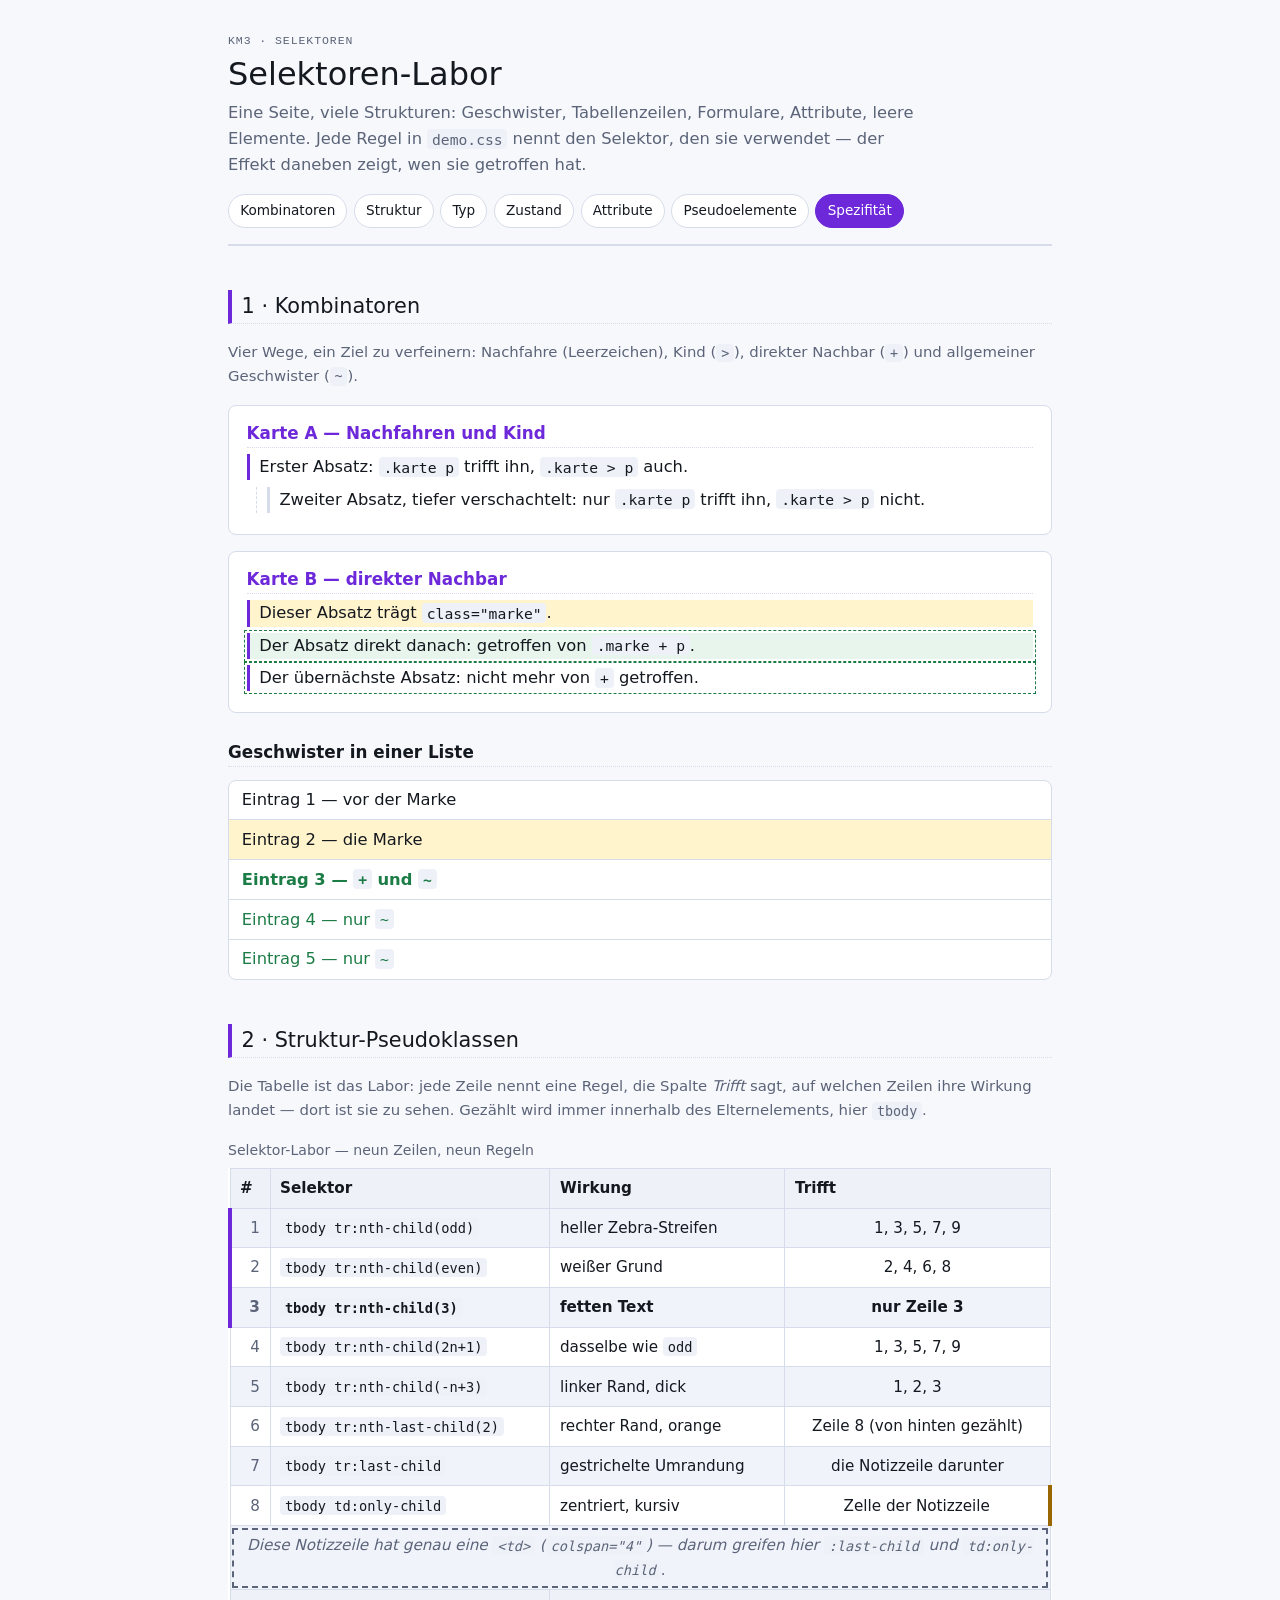
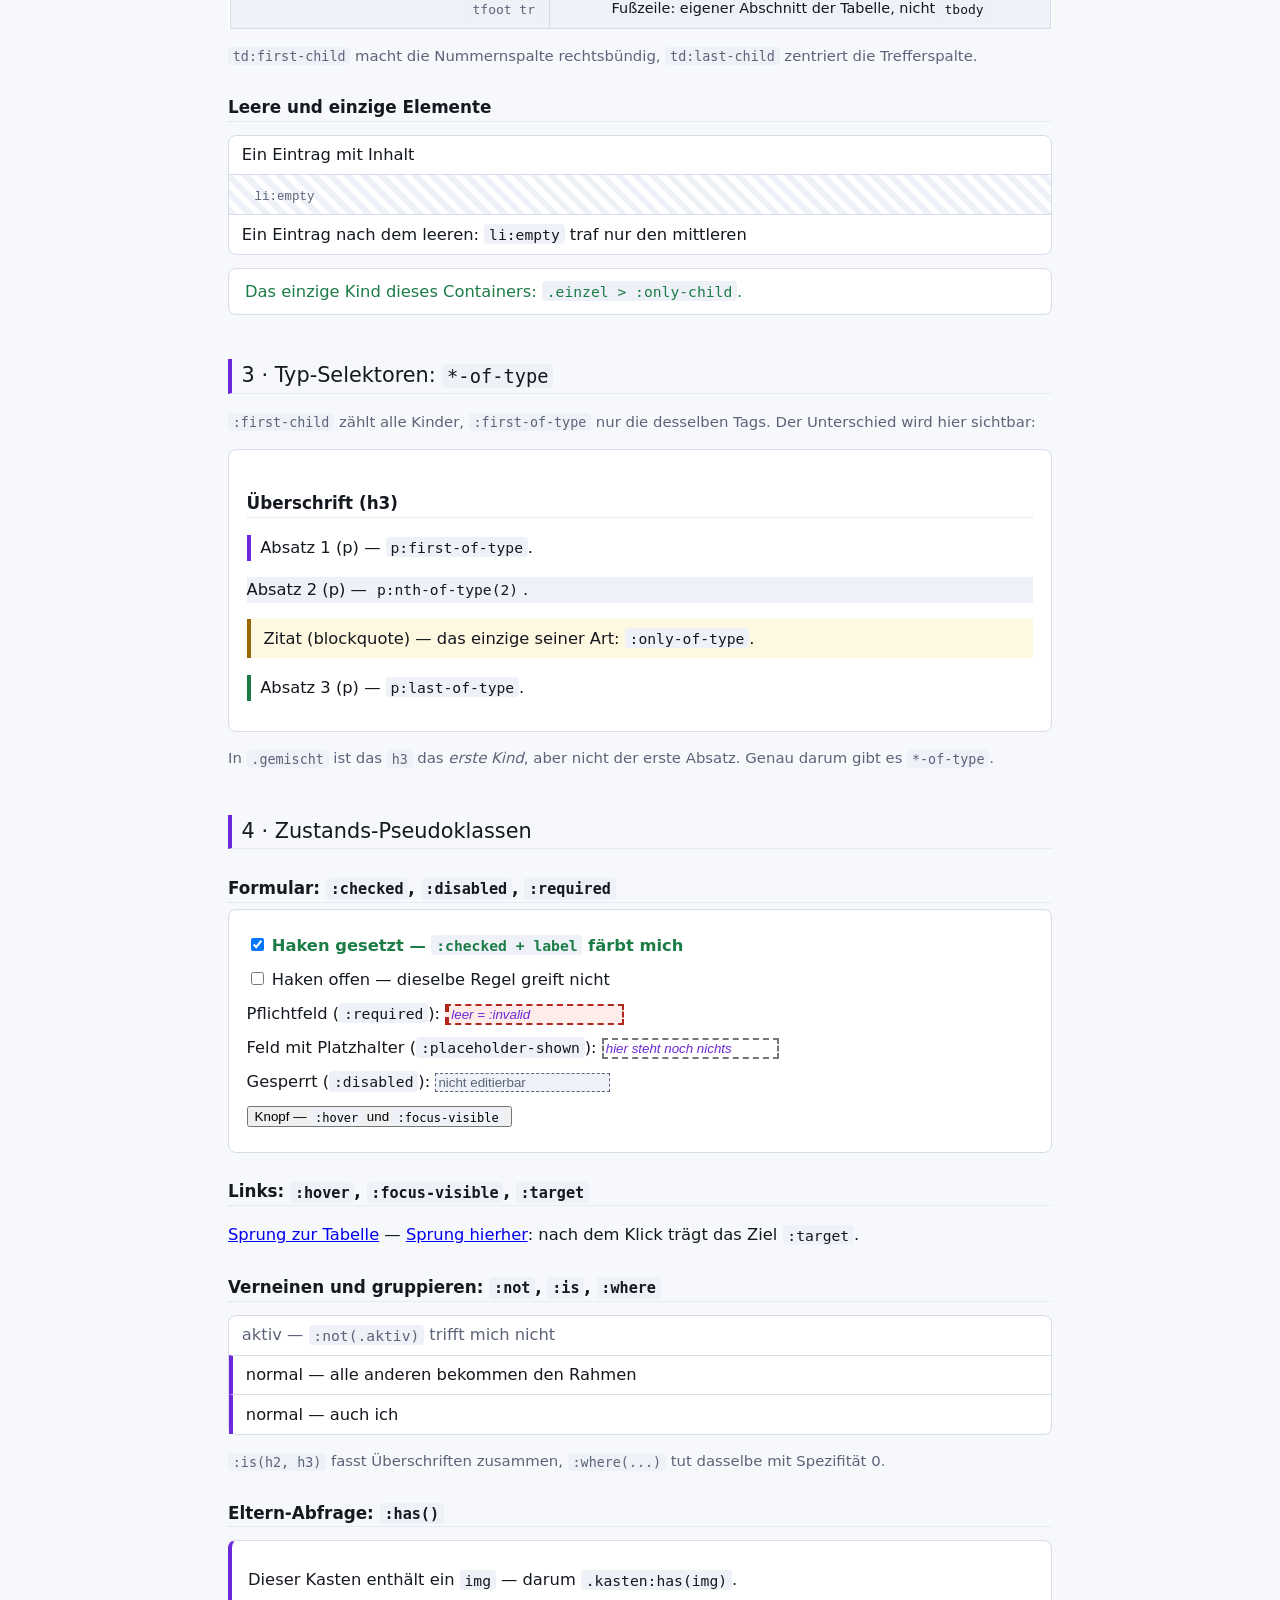
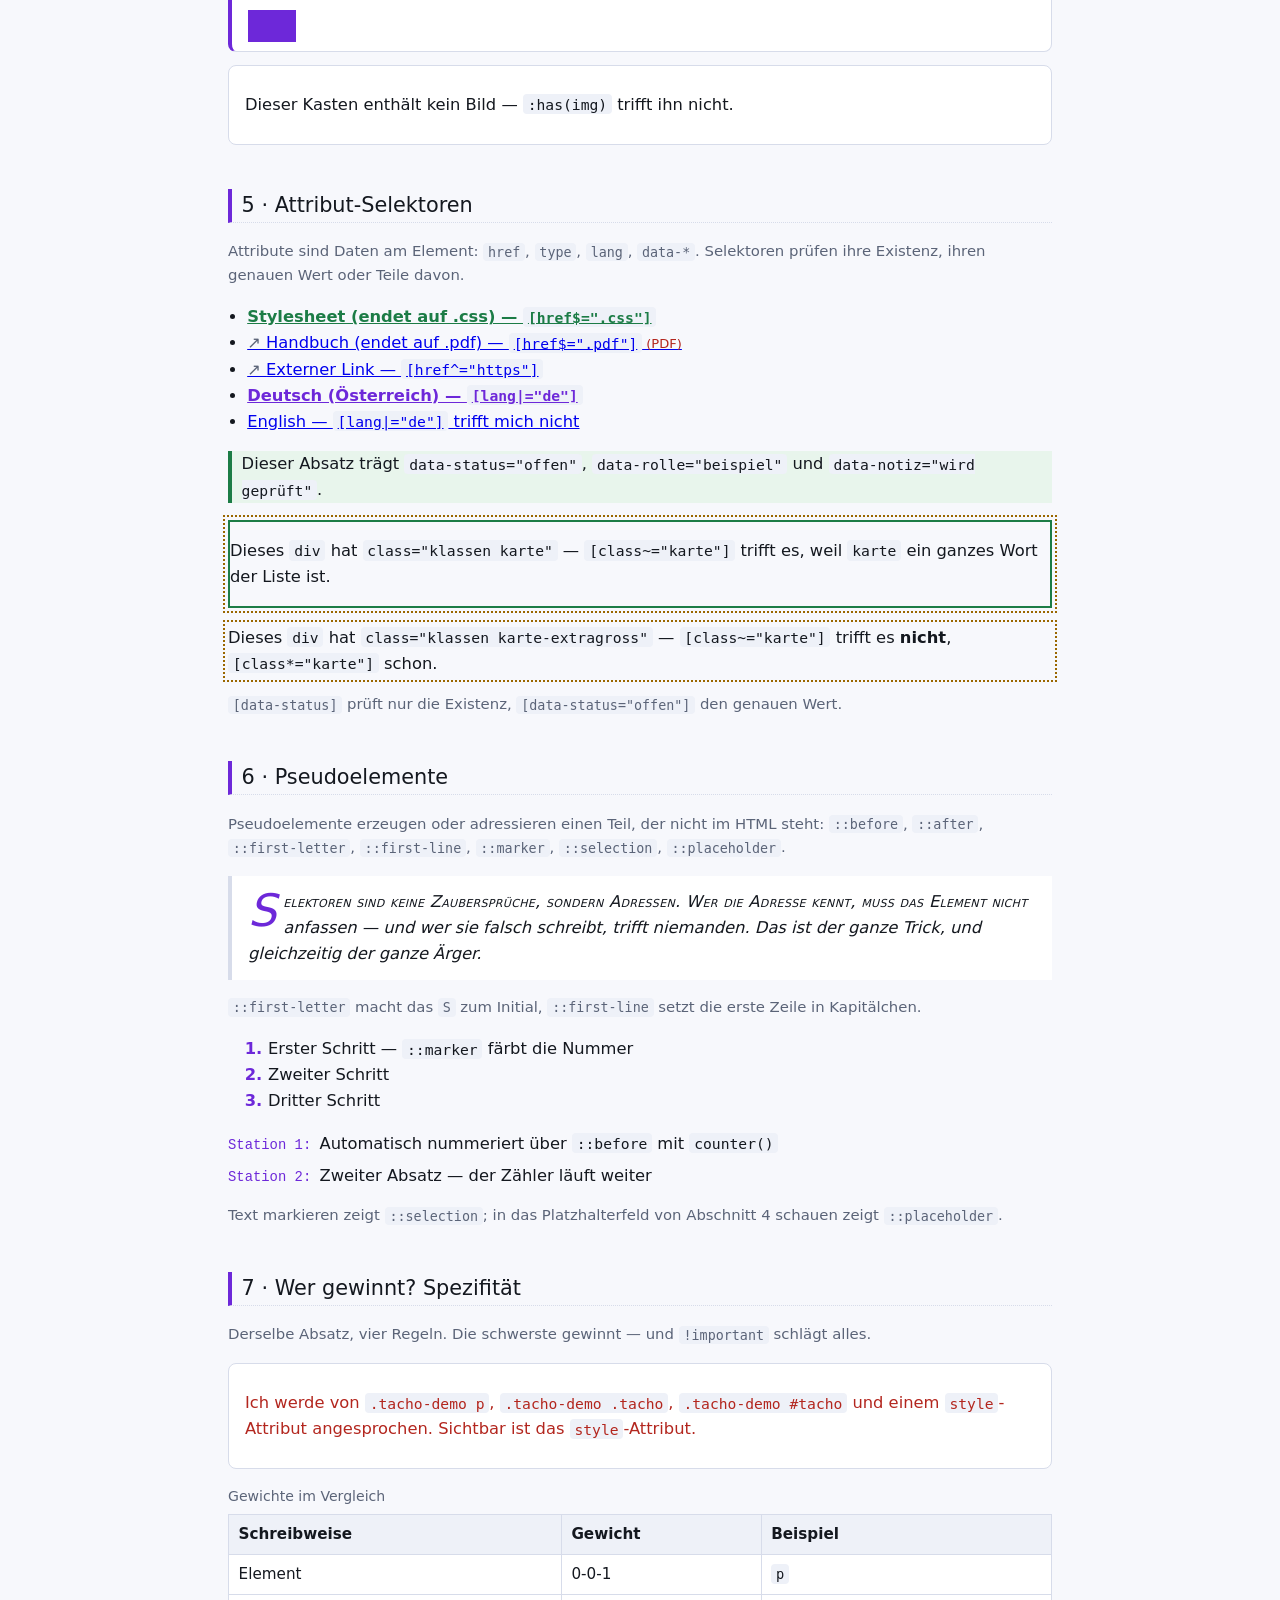
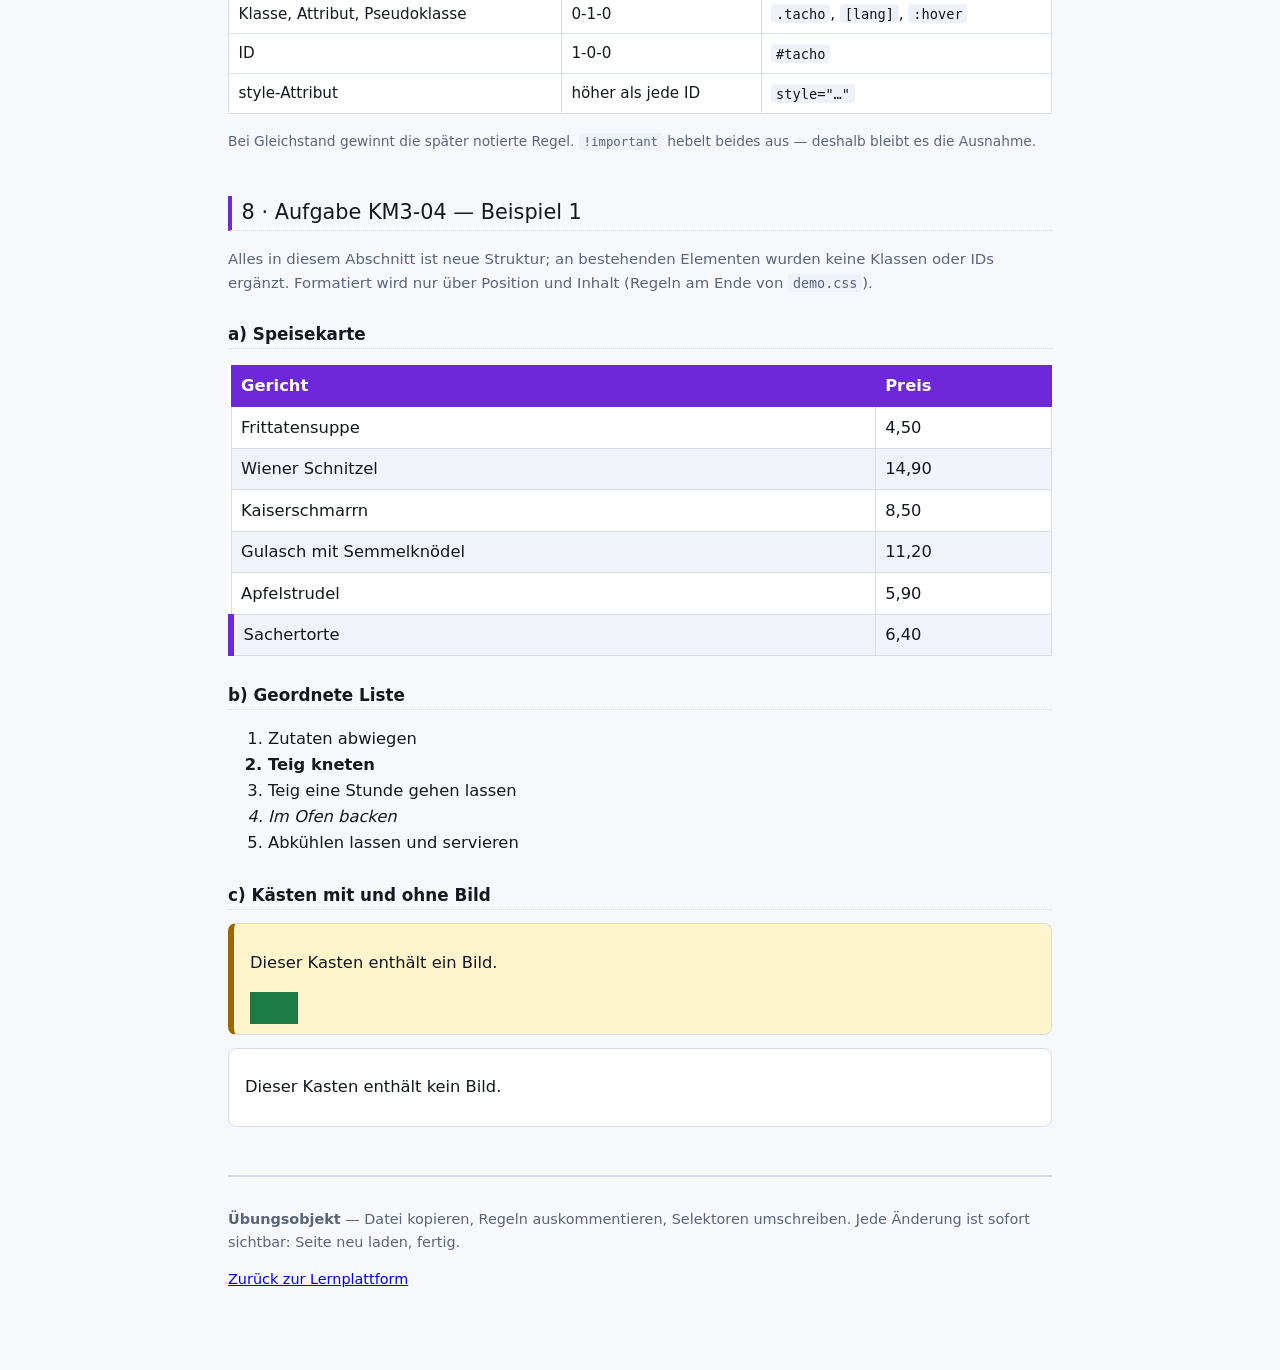
<file: KM3-04-css-selektoren/demo.html>
<!DOCTYPE html>
<html lang="de">
<head>
    <meta charset="UTF-8">
    <meta name="viewport" content="width=device-width, initial-scale=1.0">
    <title>Selektoren-Labor — jede Regel trifft genau, was sie soll</title>
    <link rel="stylesheet" href="demo.css">
</head>
<body>

<!-- ===================================================================
     Diese Seite ist das Übungsobjekt: lauter Strukturen, an denen sich
     jede Selektoren-Art zeigen lässt. demo.css daneben enthält zu jeder
     Regel einen Kommentar mit dem Selektor und seiner Wirkung.
     Vorgehen: DevTools öffnen (F12) → Elements → Element anklicken →
     rechts unter „Styles" sieht man, welche Regel greift. Regel in
     demo.css auskommentieren → Effekt verschwindet.
     =================================================================== -->

<header class="seite">
    <p class="kicker">KM3 · Selektoren</p>
    <h1>Selektoren-Labor</h1>
    <p class="intro">
        Eine Seite, viele Strukturen: Geschwister, Tabellenzeilen, Formulare,
        Attribute, leere Elemente. Jede Regel in <code>demo.css</code> nennt
        den Selektor, den sie verwendet — der Effekt daneben zeigt, wen sie
        getroffen hat.
    </p>
    <nav class="wegweiser" aria-label="Abschnitte">
        <a href="#kombinatoren">Kombinatoren</a>
        <a href="#struktur">Struktur</a>
        <a href="#typ">Typ</a>
        <a href="#zustand">Zustand</a>
        <a href="#attribute">Attribute</a>
        <a href="#pseudo">Pseudoelemente</a>
        <a href="#spezifitaet">Spezifität</a>
    </nav>
</header>

<main>

<!-- ------------------------------------------------------ Kombinatoren -->
<section id="kombinatoren">
    <h2>1 · Kombinatoren</h2>
    <p class="hinweis">
        Vier Wege, ein Ziel zu verfeinern: Nachfahre (Leerzeichen),
        Kind (<code>&gt;</code>), direkter Nachbar (<code>+</code>) und
        allgemeiner Geschwister (<code>~</code>).
    </p>

    <article class="karte">
        <h3>Karte A — Nachfahren und Kind</h3>
        <p>Erster Absatz: <code>.karte p</code> trifft ihn, <code>.karte &gt; p</code> auch.</p>
        <div class="innen">
            <p>Zweiter Absatz, tiefer verschachtelt: nur <code>.karte p</code> trifft ihn,
                <code>.karte &gt; p</code> nicht.</p>
        </div>
    </article>

    <article class="karte">
        <h3>Karte B — direkter Nachbar</h3>
        <p class="marke">Dieser Absatz trägt <code>class="marke"</code>.</p>
        <p>Der Absatz direkt danach: getroffen von <code>.marke + p</code>.</p>
        <p>Der übernächste Absatz: nicht mehr von <code>+</code> getroffen.</p>
    </article>

    <h3>Geschwister in einer Liste</h3>
    <ul class="liste">
        <li>Eintrag 1 — vor der Marke</li>
        <li class="marke">Eintrag 2 — die Marke</li>
        <li>Eintrag 3 — <code>+</code> und <code>~</code></li>
        <li>Eintrag 4 — nur <code>~</code></li>
        <li>Eintrag 5 — nur <code>~</code></li>
    </ul>
</section>

<!-- ---------------------------------------------------------- Struktur -->
<section id="struktur">
    <h2>2 · Struktur-Pseudoklassen</h2>
    <p class="hinweis">
        Die Tabelle ist das Labor: jede Zeile nennt eine Regel, die Spalte
        <em>Trifft</em> sagt, auf welchen Zeilen ihre Wirkung landet — dort
        ist sie zu sehen. Gezählt wird immer innerhalb des Elternelements,
        hier <code>tbody</code>.
    </p>

    <table class="labor">
        <caption>Selektor-Labor — neun Zeilen, neun Regeln</caption>
        <thead>
            <tr>
                <th scope="col">#</th>
                <th scope="col">Selektor</th>
                <th scope="col">Wirkung</th>
                <th scope="col">Trifft</th>
            </tr>
        </thead>
        <tbody>
            <tr>
                <td>1</td>
                <td><code>tbody tr:nth-child(odd)</code></td>
                <td>heller Zebra-Streifen</td>
                <td>1, 3, 5, 7, 9</td>
            </tr>
            <tr>
                <td>2</td>
                <td><code>tbody tr:nth-child(even)</code></td>
                <td>weißer Grund</td>
                <td>2, 4, 6, 8</td>
            </tr>
            <tr>
                <td>3</td>
                <td><code>tbody tr:nth-child(3)</code></td>
                <td>fetten Text</td>
                <td>nur Zeile 3</td>
            </tr>
            <tr>
                <td>4</td>
                <td><code>tbody tr:nth-child(2n+1)</code></td>
                <td>dasselbe wie <code>odd</code></td>
                <td>1, 3, 5, 7, 9</td>
            </tr>
            <tr>
                <td>5</td>
                <td><code>tbody tr:nth-child(-n+3)</code></td>
                <td>linker Rand, dick</td>
                <td>1, 2, 3</td>
            </tr>
            <tr>
                <td>6</td>
                <td><code>tbody tr:nth-last-child(2)</code></td>
                <td>rechter Rand, orange</td>
                <td>Zeile 8 (von hinten gezählt)</td>
            </tr>
            <tr>
                <td>7</td>
                <td><code>tbody tr:last-child</code></td>
                <td>gestrichelte Umrandung</td>
                <td>die Notizzeile darunter</td>
            </tr>
            <tr>
                <td>8</td>
                <td><code>tbody td:only-child</code></td>
                <td>zentriert, kursiv</td>
                <td>Zelle der Notizzeile</td>
            </tr>
            <tr>
                <td colspan="4">Diese Notizzeile hat genau eine <code>&lt;td&gt;</code> (<code>colspan="4"</code>) — darum greifen hier <code>:last-child</code> und <code>td:only-child</code>.</td>
            </tr>
        </tbody>
        <tfoot>
            <tr>
                <td colspan="2"><code>tfoot tr</code></td>
                <td colspan="2">Fußzeile: eigener Abschnitt der Tabelle, nicht <code>tbody</code></td>
            </tr>
        </tfoot>
    </table>

    <p class="hinweis">
        <code>td:first-child</code> macht die Nummernspalte rechtsbündig,
        <code>td:last-child</code> zentriert die Trefferspalte.
    </p>

    <h3>Leere und einzige Elemente</h3>
    <ul class="liste">
        <li>Ein Eintrag mit Inhalt</li>
        <li class="leer"></li>
        <li>Ein Eintrag nach dem leeren: <code>li:empty</code> traf nur den mittleren</li>
    </ul>
    <div class="einzel">
        <p>Das einzige Kind dieses Containers: <code>.einzel &gt; :only-child</code>.</p>
    </div>
</section>

<!-- --------------------------------------------------------------- Typ -->
<section id="typ">
    <h2>3 · Typ-Selektoren: <code>*-of-type</code></h2>
    <p class="hinweis">
        <code>:first-child</code> zählt alle Kinder, <code>:first-of-type</code>
        nur die desselben Tags. Der Unterschied wird hier sichtbar:
    </p>

    <article class="gemischt">
        <h3>Überschrift (h3)</h3>
        <p>Absatz 1 (p) — <code>p:first-of-type</code>.</p>
        <p>Absatz 2 (p) — <code>p:nth-of-type(2)</code>.</p>
        <blockquote>Zitat (blockquote) — das einzige seiner Art: <code>:only-of-type</code>.</blockquote>
        <p>Absatz 3 (p) — <code>p:last-of-type</code>.</p>
    </article>

    <p class="hinweis">
        In <code>.gemischt</code> ist das <code>h3</code> das
        <em>erste Kind</em>, aber nicht der erste Absatz. Genau darum gibt es
        <code>*-of-type</code>.
    </p>
</section>

<!-- ----------------------------------------------------------- Zustand -->
<section id="zustand">
    <h2>4 · Zustands-Pseudoklassen</h2>

    <h3>Formular: <code>:checked</code>, <code>:disabled</code>, <code>:required</code></h3>
    <form class="formular">
        <p class="feld">
            <input type="checkbox" id="demo-haken" checked>
            <label for="demo-haken">Haken gesetzt — <code>:checked + label</code> färbt mich</label>
        </p>
        <p class="feld">
            <input type="checkbox" id="demo-haken-2">
            <label for="demo-haken-2">Haken offen — dieselbe Regel greift nicht</label>
        </p>
        <p class="feld">
            <label for="demo-text">Pflichtfeld (<code>:required</code>):</label>
            <input type="text" id="demo-text" required placeholder="leer = :invalid">
        </p>
        <p class="feld">
            <label for="demo-text-2">Feld mit Platzhalter (<code>:placeholder-shown</code>):</label>
            <input type="text" id="demo-text-2" placeholder="hier steht noch nichts">
        </p>
        <p class="feld">
            <label for="demo-gesperrt">Gesperrt (<code>:disabled</code>):</label>
            <input type="text" id="demo-gesperrt" value="nicht editierbar" disabled>
        </p>
        <p class="feld">
            <button type="button">Knopf — <code>:hover</code> und <code>:focus-visible</code></button>
        </p>
    </form>

    <h3>Links: <code>:hover</code>, <code>:focus-visible</code>, <code>:target</code></h3>
    <p>
        <a href="#struktur">Sprung zur Tabelle</a> —
        <a href="#zustand">Sprung hierher</a>: nach dem Klick trägt das Ziel
        <code>:target</code>.
    </p>

    <h3>Verneinen und gruppieren: <code>:not</code>, <code>:is</code>, <code>:where</code></h3>
    <ul class="liste auswahl">
        <li class="aktiv">aktiv — <code>:not(.aktiv)</code> trifft mich nicht</li>
        <li>normal — alle anderen bekommen den Rahmen</li>
        <li>normal — auch ich</li>
    </ul>
    <p class="hinweis">
        <code>:is(h2, h3)</code> fasst Überschriften zusammen,
        <code>:where(...)</code> tut dasselbe mit Spezifität 0.
    </p>

    <h3>Eltern-Abfrage: <code>:has()</code></h3>
    <div class="kasten">
        <p>Dieser Kasten enthält ein <code>img</code> — darum <code>.kasten:has(img)</code>.</p>
        <img src="data:image/svg+xml,%3Csvg xmlns='http://www.w3.org/2000/svg' width='48' height='32'%3E%3Crect width='48' height='32' fill='%236d28d9'/%3E%3C/svg%3E"
             alt="Platzhalterbild" width="48" height="32">
    </div>
    <div class="kasten">
        <p>Dieser Kasten enthält kein Bild — <code>:has(img)</code> trifft ihn nicht.</p>
    </div>
</section>

<!-- -------------------------------------------------------- Attribute -->
<section id="attribute">
    <h2>5 · Attribut-Selektoren</h2>
    <p class="hinweis">
        Attribute sind Daten am Element: <code>href</code>, <code>type</code>,
        <code>lang</code>, <code>data-*</code>. Selektoren prüfen ihre
        Existenz, ihren genauen Wert oder Teile davon.
    </p>

    <ul class="links">
        <li><a href="demo.css">Stylesheet (endet auf .css) — <code>[href$=".css"]</code></a></li>
        <li><a href="https://example.org/handbuch.pdf">Handbuch (endet auf .pdf) — <code>[href$=".pdf"]</code></a></li>
        <li><a href="https://example.org/">Externer Link — <code>[href^="https"]</code></a></li>
        <li><a href="#attribute" lang="de-AT">Deutsch (Österreich) — <code>[lang|="de"]</code></a></li>
        <li><a href="#attribute" lang="en">English — <code>[lang|="de"]</code> trifft mich nicht</a></li>
    </ul>

    <p class="daten" data-status="offen" data-rolle="beispiel" data-notiz="wird geprüft">
        Dieser Absatz trägt <code>data-status="offen"</code>,
        <code>data-rolle="beispiel"</code> und
        <code>data-notiz="wird geprüft"</code>.
    </p>

    <div class="klassen karte">
        <p>Dieses <code>div</code> hat <code>class="klassen karte"</code> —
            <code>[class~="karte"]</code> trifft es, weil <code>karte</code>
            ein ganzes Wort der Liste ist.</p>
    </div>
    <div class="klassen karte-extragross">
        <p>Dieses <code>div</code> hat <code>class="klassen karte-extragross"</code> —
            <code>[class~="karte"]</code> trifft es <strong>nicht</strong>,
            <code>[class*="karte"]</code> schon.</p>
    </div>

    <p class="hinweis">
        <code>[data-status]</code> prüft nur die Existenz,
        <code>[data-status="offen"]</code> den genauen Wert.
    </p>
</section>

<!-- ---------------------------------------------------- Pseudoelemente -->
<section id="pseudo">
    <h2>6 · Pseudoelemente</h2>
    <p class="hinweis">
        Pseudoelemente erzeugen oder adressieren einen Teil, der nicht im HTML
        steht: <code>::before</code>, <code>::after</code>, <code>::first-letter</code>,
        <code>::first-line</code>, <code>::marker</code>, <code>::selection</code>,
        <code>::placeholder</code>.
    </p>

    <blockquote class="zitat">
        Selektoren sind keine Zaubersprüche, sondern Adressen. Wer die Adresse
        kennt, muss das Element nicht anfassen — und wer sie falsch schreibt,
        trifft niemanden. Das ist der ganze Trick, und gleichzeitig der ganze
        Ärger.
    </blockquote>
    <p class="hinweis">
        <code>::first-letter</code> macht das <code>S</code> zum Initial,
        <code>::first-line</code> setzt die erste Zeile in Kapitälchen.
    </p>

    <ol class="schritte">
        <li>Erster Schritt — <code>::marker</code> färbt die Nummer</li>
        <li>Zweiter Schritt</li>
        <li>Dritter Schritt</li>
    </ol>

    <p class="zaehler">Automatisch nummeriert über <code>::before</code> mit <code>counter()</code></p>
    <p class="zaehler">Zweiter Absatz — der Zähler läuft weiter</p>

    <p class="hinweis">
        Text markieren zeigt <code>::selection</code>; in das Platzhalterfeld
        von Abschnitt 4 schauen zeigt <code>::placeholder</code>.
    </p>
</section>

<!-- -------------------------------------------------------- Spezifität -->
<section id="spezifitaet">
    <h2>7 · Wer gewinnt? Spezifität</h2>
    <p class="hinweis">
        Derselbe Absatz, vier Regeln. Die schwerste gewinnt — und
        <code>!important</code> schlägt alles.
    </p>

    <div class="tacho-demo">
        <p class="tacho" id="tacho" style="color: #b3261e;">
            Ich werde von <code>.tacho-demo p</code>, <code>.tacho-demo .tacho</code>,
            <code>.tacho-demo #tacho</code> und einem <code>style</code>-Attribut
            angesprochen. Sichtbar ist das <code>style</code>-Attribut.
        </p>
    </div>

    <table class="gewichte">
        <caption>Gewichte im Vergleich</caption>
        <thead>
            <tr><th scope="col">Schreibweise</th><th scope="col">Gewicht</th><th scope="col">Beispiel</th></tr>
        </thead>
        <tbody>
            <tr><td>Element</td><td>0-0-1</td><td><code>p</code></td></tr>
            <tr><td>Klasse, Attribut, Pseudoklasse</td><td>0-1-0</td><td><code>.tacho</code>, <code>[lang]</code>, <code>:hover</code></td></tr>
            <tr><td>ID</td><td>1-0-0</td><td><code>#tacho</code></td></tr>
            <tr><td>style-Attribut</td><td>höher als jede ID</td><td><code>style="…"</code></td></tr>
        </tbody>
    </table>
    <p class="fussnote">
        Bei Gleichstand gewinnt die später notierte Regel. <code>!important</code>
        hebelt beides aus — deshalb bleibt es die Ausnahme.
    </p>
</section>

<!-- ------------------------------------------------ Aufgabe KM3-04 -->
<section id="aufgabe">
    <h2>8 · Aufgabe KM3-04 — Beispiel 1</h2>
    <p class="hinweis">
        Alles in diesem Abschnitt ist neue Struktur; an bestehenden Elementen
        wurden keine Klassen oder IDs ergänzt. Formatiert wird nur über
        Position und Inhalt (Regeln am Ende von <code>demo.css</code>).
    </p>

    <h3>a) Speisekarte</h3>
    <table>
        <thead>
            <tr><th>Gericht</th><th>Preis</th></tr>
        </thead>
        <tbody>
            <tr><td>Frittatensuppe</td><td>4,50</td></tr>
            <tr><td>Wiener Schnitzel</td><td>14,90</td></tr>
            <tr><td>Kaiserschmarrn</td><td>8,50</td></tr>
            <tr><td>Gulasch mit Semmelknödel</td><td>11,20</td></tr>
            <tr><td>Apfelstrudel</td><td>5,90</td></tr>
            <tr><td>Sachertorte</td><td>6,40</td></tr>
        </tbody>
    </table>

    <h3>b) Geordnete Liste</h3>
    <ol>
        <li>Zutaten abwiegen</li>
        <li>Teig kneten</li>
        <li>Teig eine Stunde gehen lassen</li>
        <li>Im Ofen backen</li>
        <li>Abkühlen lassen und servieren</li>
    </ol>

    <h3>c) Kästen mit und ohne Bild</h3>
    <div class="kasten">
        <p>Dieser Kasten enthält ein Bild.</p>
        <img src="data:image/svg+xml,%3Csvg xmlns='http://www.w3.org/2000/svg' width='48' height='32'%3E%3Crect width='48' height='32' fill='%231c7c46'/%3E%3C/svg%3E"
             alt="Platzhalterbild" width="48" height="32">
    </div>
    <div class="kasten">
        <p>Dieser Kasten enthält kein Bild.</p>
    </div>
</section>

</main>

<footer class="seite">
    <p>
        <strong>Übungsobjekt</strong> — Datei kopieren, Regeln auskommentieren,
        Selektoren umschreiben. Jede Änderung ist sofort sichtbar:
        Seite neu laden, fertig.
    </p>
    <p><a href="../../index.html">Zurück zur Lernplattform</a></p>
</footer>

</body>
</html>
</file>
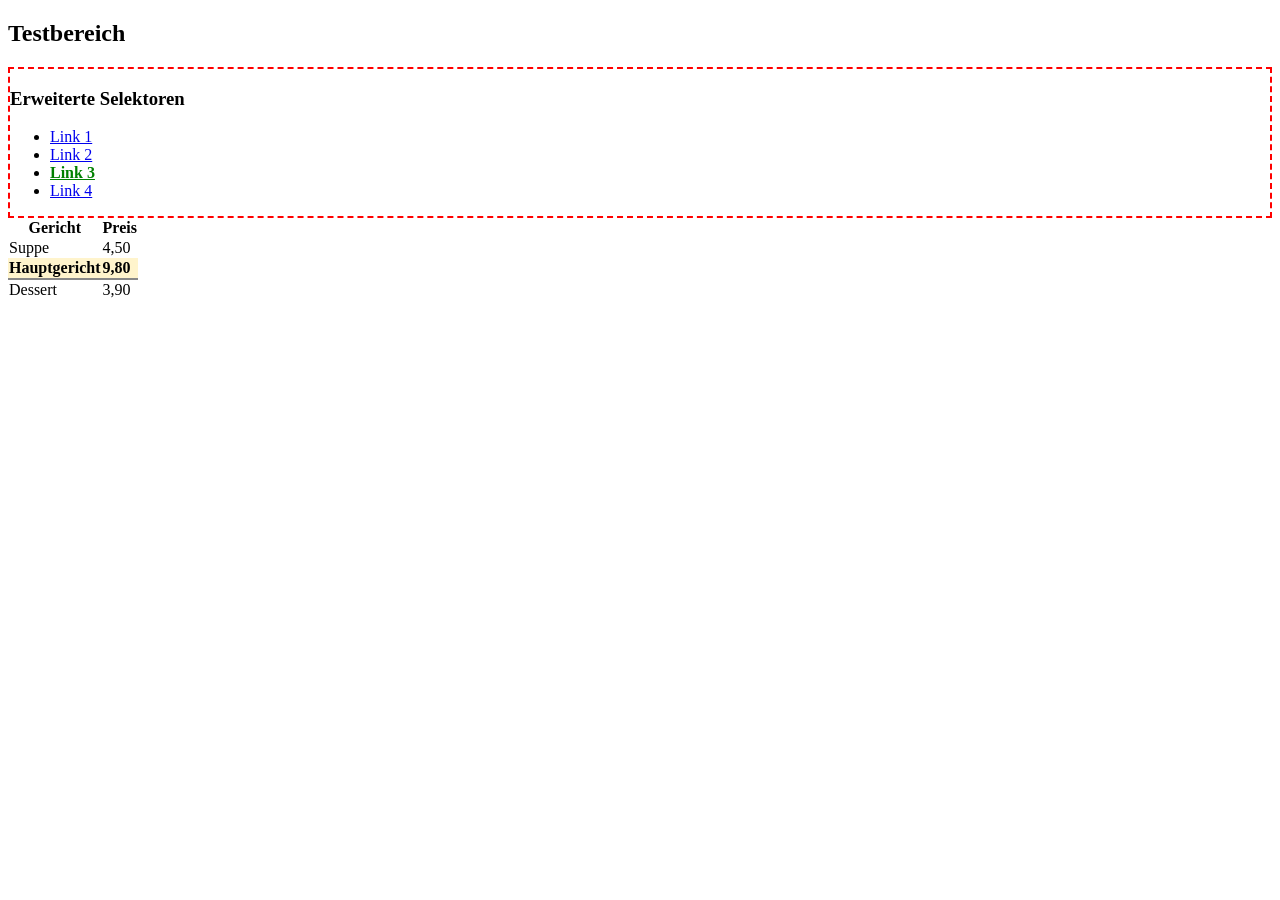
<file: KM3-04-css-selektoren/loesung.html>
<!DOCTYPE html>
<html lang="de">
<head>
    <meta charset="UTF-8">
    <title>KM3-04 — Beispiel 3 (Testseite)</title>
    <link rel="stylesheet" href="loesung.css">
</head>
<body>
<article class="testbereich">
    <h2>Testbereich</h2>

    <section data-topic="css-adv-selectors">
        <h3>Erweiterte Selektoren</h3>
        <ul>
            <li><a href="#">Link 1</a></li>
            <li><a href="#">Link 2</a></li>
            <li><a href="#">Link 3</a></li>
            <li><a href="#">Link 4</a></li>
        </ul>
    </section>

    <table class="preise">
        <tr><th>Gericht</th><th>Preis</th></tr>
        <tr><td>Suppe</td><td>4,50</td></tr>
        <tr><td>Hauptgericht</td><td>9,80</td></tr>
        <tr><td>Dessert</td><td>3,90</td></tr>
    </table>
</article>
</body>
</html>
</file>
<file: KM3-04-css-selektoren/demo.css>
/* ===================================================================
   Selektoren-Labor — Stylesheet zur Demo-Seite.

   Aufbau: Abschnitte in derselben Reihenfolge wie demo.html. Über jeder
   Regel steht der Selektor, der hier etwas zeigt, und was er bewirkt.
   Alle Effekte sind absichtlich grob sichtbar: farbige Ränder, Flächen,
   Fettschrift. Wer eine Regel auskommentiert, sieht sofort, wen sie
   getroffen hat.

   Kein Framework, keine externen Dateien: nur diese eine CSS-Datei.
   =================================================================== */

:root {
    --text: #14181f;
    --muted: #5b6478;
    --line: #d7dcea;
    --bg: #f7f8fc;
    --panel: #ffffff;
    --tint: #eef1f8;
    --zebra: #f1f3fb;
    --accent: #6d28d9;
    --ok: #1c7c46;
    --warn: #9a6700;
    --err: #b3261e;
}

* { box-sizing: border-box; }

/* body — Grundlesbarkeit; die Demo ist bewusst hell (Projektion + Ausdruck) */
body {
    max-width: 54rem;
    margin: 0 auto;
    padding: 2rem 1.25rem 4rem;
    font-family: "Segoe UI", system-ui, -apple-system, sans-serif;
    font-size: 1.02rem;
    line-height: 1.6;
    color: var(--text);
    background: var(--bg);
}

/* code — Monospace auf hellem Grund, damit Selektoren ins Auge fallen */
code {
    font-family: "Cascadia Code", Consolas, "DejaVu Sans Mono", monospace;
    font-size: 0.9em;
    background: var(--tint);
    padding: 0.1rem 0.3rem;
    border-radius: 4px;
}

/* ------------------------------------------------------------- Grundriss */

/* h2 — Abschnittsüberschriften mit Akzentkante */
h2 {
    margin-top: 2.75rem;
    padding-left: 0.6rem;
    border-left: 4px solid var(--accent);
    font-size: 1.3rem;
    font-weight: 500;
}

/* h3 — Zwischenüberschriften */
h3 {
    margin: 1.6rem 0 0.4rem;
    font-size: 1.05rem;
}

/* .kicker — kleine Vorzeile im Seitenkopf */
.kicker {
    margin: 0;
    font-family: "Cascadia Code", Consolas, monospace;
    font-size: 0.72rem;
    text-transform: uppercase;
    letter-spacing: 0.08em;
    color: var(--muted);
}

/* header.seite, footer.seite — Kopf und Fuß der Seite */
header.seite {
    border-bottom: 2px solid var(--line);
    padding-bottom: 1rem;
    margin-bottom: 1.5rem;
}

footer.seite {
    margin-top: 3rem;
    border-top: 2px solid var(--line);
    padding-top: 1rem;
    color: var(--muted);
    font-size: 0.9rem;
}

/* h1 — nur eine Hauptüberschrift, groß genug für den Beamer */
h1 {
    margin: 0.3rem 0 0.4rem;
    font-size: 2rem;
    font-weight: 500;
    line-height: 1.2;
}

/* .intro — Einleitungssatz */
.intro {
    max-width: 44rem;
    margin: 0 0 1rem;
    color: var(--muted);
}

/* .hinweis — graue Erklärzeile unter einem Beispiel */
.hinweis {
    color: var(--muted);
    font-size: 0.93rem;
}

/* .fussnote — Kleingedrucktes */
.fussnote {
    color: var(--muted);
    font-size: 0.86rem;
}

/* section:target — die angesprungene Sektion bekommt einen Farbstreifen */
section:target {
    background: linear-gradient(90deg, var(--tint), transparent 70%);
    outline: 1px dashed var(--line);
}

/* -------------------------------------------------- Navigation (Kopf) */

/* nav.wegweiser — Sprungmarken als Chips */
.wegweiser {
    display: flex;
    flex-wrap: wrap;
    gap: 0.4rem;
}

/* nav.wegweiser a — jeder Chip */
.wegweiser a {
    padding: 0.3rem 0.7rem;
    border: 1px solid var(--line);
    border-radius: 999px;
    background: var(--panel);
    color: var(--text);
    text-decoration: none;
    font-size: 0.85rem;
}

/* nav.wegweiser a:hover, a:focus-visible — Rückmeldung für Maus und Tastatur */
.wegweiser a:hover {
    border-color: var(--accent);
    color: var(--accent);
}

.wegweiser a:focus-visible {
    outline: 3px solid var(--accent);
    outline-offset: 2px;
}

/* nav.wegweiser a:last-child — der letzte Chip hebt sich ab */
.wegweiser a:last-child {
    background: var(--accent);
    color: #ffffff;
    border-color: var(--accent);
}

/* ------------------------------------------------ 1 · Kombinatoren */

/* .karte — Container der Beispiele */
article.karte {
    background: var(--panel);
    border: 1px solid var(--line);
    border-radius: 8px;
    padding: 0.9rem 1.1rem;
    margin: 1rem 0;
}

/* .karte h3 — Nachfahre: jede h3 irgendwo in der Karte */
article.karte h3 {
    margin-top: 0;
    color: var(--accent);
}

/* .karte p — Nachfahre: JEDER Absatz, egal wie tief */
article.karte p {
    margin: 0.4rem 0;
    padding-left: 0.6rem;
    border-left: 3px solid var(--line);
}

/* .karte > p — Kind: nur Absätze, die direkt in der Karte liegen.
   Der verschachtelte Absatz in .innen behält darum den grauen Rand. */
article.karte > p {
    border-left-color: var(--accent);
}

/* .innen — der Verschachtelungs-Kasten */
.innen {
    margin-left: 0.6rem;
    padding-left: 0.6rem;
    border-left: 1px dashed var(--line);
}

/* .marke — das markierte Element, von dem aus Geschwister zählen */
.marke {
    background: #fff4cc;
}

/* .marke + p — direkter Nachbar: nur der EINE Absatz danach */
.marke + p {
    background: #e8f5ec;
    border-left-color: var(--ok);
}

/* .marke ~ p — allgemeiner Geschwister: ALLE Absätze danach */
.marke ~ p {
    outline: 1px dashed var(--ok);
    outline-offset: 2px;
}

/* .liste — Ausgangsliste für die Geschwister-Regeln */
.liste {
    list-style: none;
    margin: 0.8rem 0;
    padding: 0;
    border: 1px solid var(--line);
    border-radius: 8px;
    background: var(--panel);
}

/* .liste li — jeder Eintrag */
.liste li {
    padding: 0.4rem 0.8rem;
}

/* .liste li + li — jeder Eintrag, der einen Vorgänger hat */
.liste li + li {
    border-top: 1px solid var(--line);
}

/* .liste li.marke + li — nur der direkte Nachfolger der Marke */
.liste li.marke + li {
    font-weight: 700;
}

/* .liste li.marke ~ li — alle Nachfolger der Marke */
.liste li.marke ~ li {
    color: var(--ok);
}

/* --------------------------------------------------- 2 · Struktur */

/* table.labor — die Tabelle als Zielscheibe; volle Breite, klares Gitter */
table.labor {
    width: 100%;
    margin: 1rem 0;
    border-collapse: collapse;
    background: var(--panel);
    font-size: 0.95rem;
}

/* caption — Tabellenbeschriftung, links über der Tabelle */
table.labor caption {
    caption-side: top;
    text-align: left;
    padding-bottom: 0.4rem;
    color: var(--muted);
    font-size: 0.88rem;
}

/* table.labor th, table.labor td — Zellenraster */
table.labor th,
table.labor td {
    border: 1px solid var(--line);
    padding: 0.45rem 0.6rem;
    text-align: left;
    vertical-align: top;
}

/* table.labor th — Kopfzellen */
table.labor th {
    background: var(--tint);
}

/* table.labor tbody tr:nth-child(odd) — jede ungerade Zeile im tbody */
table.labor tbody tr:nth-child(odd) {
    background: var(--zebra);
}

/* table.labor tbody tr:nth-child(even) — jede gerade Zeile im tbody */
table.labor tbody tr:nth-child(even) {
    background: var(--panel);
}

/* table.labor tbody tr:nth-child(3) — die dritte Zeile, fetter Text */
table.labor tbody tr:nth-child(3) {
    font-weight: 700;
}

/* table.labor tbody tr:nth-child(2n+1) — dasselbe wie "odd": 2n+1 = 1, 3, 5, 7 …
   Die Regel steht hier, damit man die Schreibweisen vergleichen kann. */
table.labor tbody tr:nth-child(2n+1) {
    background: var(--zebra);
}

/* table.labor tbody tr:nth-child(-n+3) — die ersten drei Zeilen (3, 2, 1) */
table.labor tbody tr:nth-child(-n+3) {
    border-left: 4px solid var(--accent);
}

/* table.labor tbody tr:nth-last-child(2) — die vorletzte Zeile, von hinten gezählt */
table.labor tbody tr:nth-last-child(2) {
    border-right: 4px solid var(--warn);
}

/* tbody tr:last-child — die letzte Zeile im tbody */
table.labor tbody tr:last-child {
    outline: 2px dashed var(--muted);
    outline-offset: -4px;
}

/* tbody td:only-child — eine Zelle, die das einzige Kind ihrer Zeile ist
   (die Zeile mit colspan="4"). Steht vor den Spaltenregeln, damit
   td:last-child die Ausrichtung danach überschreiben kann. */
table.labor tbody td:only-child {
    text-align: center;
    font-style: italic;
    color: var(--muted);
}

/* td:first-child — die erste Zelle jeder Zeile: Nummernspalte, rechtsbündig */
table.labor td:first-child {
    text-align: right;
    color: var(--muted);
    width: 2.5rem;
}

/* td:last-child — die letzte Zelle jeder Zeile: Trefferspalte, zentriert */
table.labor td:last-child {
    text-align: center;
}

/* tfoot tr — die Fußzeile der Tabelle, eigener Abschnitt */
table.labor tfoot tr {
    background: var(--tint);
    font-size: 0.9rem;
}

/* li.leer:empty — ein Element ohne jeden Inhalt (auch ohne Leerzeichen) */
li.leer:empty {
    min-height: 1.6rem;
    background: repeating-linear-gradient(45deg, var(--tint), var(--tint) 6px, var(--panel) 6px, var(--panel) 12px);
}

/* li.leer:empty::after — Beschriftung nur über CSS, das Element bleibt leer */
li.leer:empty::after {
    content: "li:empty";
    margin-left: 0.8rem;
    font-family: "Cascadia Code", Consolas, monospace;
    font-size: 0.78rem;
    color: var(--muted);
}

/* .einzel > :only-child — das einzige Kind seines Containers */
.einzel {
    border: 1px solid var(--line);
    border-radius: 8px;
    padding: 0.6rem 1rem;
    background: var(--panel);
}

.einzel > :only-child {
    margin: 0;
    color: var(--ok);
}

/* -------------------------------------------------------- 3 · Typ */

/* .gemischt — Container für die *-of-type-Demo */
.gemischt {
    background: var(--panel);
    border: 1px solid var(--line);
    border-radius: 8px;
    padding: 0.9rem 1.1rem;
}

/* .gemischt p:first-of-type — der erste Absatz, obwohl oben eine h3 steht */
.gemischt p:first-of-type {
    border-left: 4px solid var(--accent);
    padding-left: 0.6rem;
}

/* .gemischt p:nth-of-type(2) — der zweite Absatz */
.gemischt p:nth-of-type(2) {
    background: var(--tint);
}

/* .gemischt p:last-of-type — der letzte Absatz */
.gemischt p:last-of-type {
    border-left: 4px solid var(--ok);
    padding-left: 0.6rem;
}

/* .gemischt blockquote:only-of-type — das einzige blockquote im Container */
.gemischt blockquote:only-of-type {
    margin: 0.6rem 0;
    padding: 0.4rem 0.8rem;
    border-left: 4px solid var(--warn);
    background: #fff8e1;
}

/* ---------------------------------------------------- 4 · Zustand */

/* .formular — Formularblock */
.formular {
    background: var(--panel);
    border: 1px solid var(--line);
    border-radius: 8px;
    padding: 0.9rem 1.1rem;
}

/* .feld — eine Zeile im Formular */
.feld {
    margin: 0.5rem 0;
}

/* .formular input:checked + label — nur das Label des gesetzten Hakens */
.formular input:checked + label {
    color: var(--ok);
    font-weight: 700;
}

/* input:disabled — gesperrte Felder sind grau und gestrichelt */
input:disabled {
    background: var(--tint);
    border: 1px dashed var(--muted);
    color: var(--muted);
    cursor: not-allowed;
}

/* input:required — Pflichtfelder tragen eine rote Kante */
input:required {
    border-left: 4px solid var(--err);
}

/* input:invalid — ein leeres Pflichtfeld ist sofort ungültig */
input:invalid {
    border-color: var(--err);
    background: #fdecea;
}

/* input:placeholder-shown — Feld zeigt noch seinen Platzhalter */
input:placeholder-shown {
    border-style: dashed;
}

/* button:hover — Rückmeldung auf Mauszeiger */
button:hover {
    background: var(--accent);
    color: #ffffff;
    border-color: var(--accent);
}

/* button:focus-visible — Tastaturfokus, klar sichtbar */
button:focus-visible {
    outline: 3px solid var(--accent);
    outline-offset: 2px;
}

/* .auswahl li:not(.aktiv) — alle Einträge außer dem aktiven */
.auswahl li:not(.aktiv) {
    border-left: 4px solid var(--accent);
}

/* .auswahl li.aktiv — der aktive Eintrag bleibt unmarkiert */
.auswahl li.aktiv {
    color: var(--muted);
}

/* .kasten — Container für die :has()-Demo */
.kasten {
    margin: 0.8rem 0;
    padding: 0.6rem 1rem;
    background: var(--panel);
    border: 1px solid var(--line);
    border-radius: 8px;
}

/* .kasten:has(img) — Kasten MIT Bild bekommt die Akzentkante */
.kasten:has(img) {
    border-left: 4px solid var(--accent);
}

/* .kasten img — Bild im Kasten */
.kasten img {
    display: block;
    margin-top: 0.4rem;
}

/* -------------------------------------------------- 5 · Attribute */

/* .links — Liste der Link-Beispiele */
.links {
    padding-left: 1.2rem;
}

/* a[href$=".css"] — Link, dessen Ziel auf .css endet */
a[href$=".css"] {
    font-weight: 700;
    color: var(--ok);
}

/* a[href$=".pdf"]::after — Zusatz nur über CSS, das HTML bleibt unverändert */
a[href$=".pdf"]::after {
    content: " (PDF)";
    font-size: 0.8em;
    color: var(--err);
}

/* a[href^="https"]::before — externe Links bekommen einen Pfeil */
a[href^="https"]::before {
    content: "↗ ";
    color: var(--muted);
}

/* a[lang|="de"] — Sprachcode "de" oder "de-…" (z. B. de-AT) */
a[lang|="de"] {
    font-weight: 700;
    color: var(--accent);
}

/* p[data-status] — Attribut vorhanden, Wert egal */
p[data-status] {
    padding-left: 0.6rem;
    border-left: 4px solid var(--ok);
}

/* p[data-status="offen"] — Attribut mit genau diesem Wert */
p[data-status="offen"] {
    background: #e8f5ec;
}

/* #attribute [class~="karte"] — "karte" muss ein ganzes Wort der Klassenliste sein */
#attribute [class~="karte"] {
    border: 2px solid var(--ok);
}

/* #attribute [class*="karte"] — "karte" darf irgendwo im Wert stecken */
#attribute [class*="karte"] {
    outline: 2px dotted var(--warn);
    outline-offset: 3px;
}

/* ----------------------------------------------- 6 · Pseudoelemente */

/* .zitat::first-letter — Initial des ersten Buchstabens */
.zitat::first-letter {
    float: left;
    font-size: 2.8rem;
    line-height: 0.9;
    padding: 0.1rem 0.4rem 0 0;
    color: var(--accent);
}

/* .zitat::first-line — die erste Zeile, hier in Kapitälchen */
.zitat::first-line {
    font-variant: small-caps;
    letter-spacing: 0.02em;
}

/* .zitat — der Zitatblock selbst */
.zitat {
    margin: 1rem 0;
    padding: 0.8rem 1rem;
    background: var(--panel);
    border-left: 4px solid var(--line);
    font-style: italic;
}

/* .schritte li::marker — Nummer oder Punkt der Liste */
.schritte li::marker {
    color: var(--accent);
    font-weight: 700;
}

/* #pseudo — Zähler für die .zaehler-Absätze */
#pseudo {
    counter-reset: zaehler;
}

/* .zaehler — jeder Absatz zählt eins weiter */
.zaehler {
    counter-increment: zaehler;
    margin: 0.4rem 0;
}

/* .zaehler::before — die Nummer kommt aus dem Zähler, nicht aus dem HTML */
.zaehler::before {
    content: "Station " counter(zaehler) ": ";
    font-family: "Cascadia Code", Consolas, monospace;
    font-size: 0.85em;
    color: var(--accent);
}

/* ::selection — Text, den man mit der Maus markiert */
::selection {
    background: var(--accent);
    color: #ffffff;
}

/* input::placeholder — der Platzhaltertext im Feld */
input::placeholder {
    color: var(--accent);
    font-style: italic;
}

/* ------------------------------------------------- 7 · Spezifität */

/* Dieselbe Regelkette, drei Gewichte — sichtbar wird die schwerste.
   Reihenfolge zum Ausprobieren:
   1. style-Attribut im HTML löschen  → .tacho-demo #tacho gewinnt (orange)
   2. .tacho-demo #tacho löschen      → .tacho gewinnt (blau)
   3. .tacho-demo .tacho löschen      → p gewinnt (grün) */

/* .tacho-demo — Container, damit nur dieser eine Absatz die Kette zeigt */
.tacho-demo {
    margin: 1rem 0;
    padding: 0.6rem 1rem;
    background: var(--panel);
    border: 1px solid var(--line);
    border-radius: 8px;
}

/* .tacho-demo p — Gewicht 0-1-1 (Klasse + Element) */
.tacho-demo p {
    color: var(--ok);
}

/* .tacho-demo .tacho — Gewicht 0-2-0, schlägt 0-1-1 */
.tacho-demo .tacho {
    color: #1f5fbf;
}

/* .tacho-demo #tacho — Gewicht 1-1-0, schlägt 0-2-0 */
.tacho-demo #tacho {
    color: var(--warn);
}

/* table.gewichte — die Gewichtstabelle */
table.gewichte {
    width: 100%;
    border-collapse: collapse;
    margin: 1rem 0;
    background: var(--panel);
    font-size: 0.95rem;
}

table.gewichte caption {
    caption-side: top;
    text-align: left;
    padding-bottom: 0.4rem;
    color: var(--muted);
    font-size: 0.88rem;
}

table.gewichte th,
table.gewichte td {
    border: 1px solid var(--line);
    padding: 0.45rem 0.6rem;
    text-align: left;
}

table.gewichte th {
    background: var(--tint);
}

/* main :is(h2, h3) — beide Überschriftentypen in EINEM Selektor;
   Gewicht 0-0-2 (main + der schwerste :is-Parameter). */
main :is(h2, h3) {
    border-bottom: 1px dotted var(--line);
}

/* :where(main) :where(h3) — gleiche Auswahl, aber Gewicht 0-0-0.
   Diese Regel steht später und verliert trotzdem: :where zählt nichts.
   Probier es: ersetze sie durch "main h3" — dann verschwindet die
   gepunktete Linie unter den h3. */
:where(main) :where(h3) {
    border-bottom: none;
}

/* ------------------------------------------- 8 · Aufgabe KM3-04 */

/* #aufgabe table — Grundlayout der Speisekarte (border-collapse, damit
   Ränder an <tr> sichtbar werden) */
#aufgabe table {
    width: 100%;
    margin: 1rem 0;
    border-collapse: collapse;
    background: var(--panel);
}

#aufgabe th,
#aufgabe td {
    border: 1px solid var(--line);
    padding: 0.45rem 0.6rem;
    text-align: left;
}

/* Selektor 1 — #aufgabe thead th: Kopfzeile deutlich abgesetzt */
#aufgabe thead th {
    background: var(--accent);
    color: #ffffff;
    border-color: var(--accent);
}

/* Selektor 2 — #aufgabe tbody tr:nth-child(even): jede zweite Zeile hell */
#aufgabe tbody tr:nth-child(even) {
    background: var(--zebra);
}

/* Selektor 3 — #aufgabe tbody tr:last-child: letzter Eintrag, kräftiger linker Rand */
#aufgabe tbody tr:last-child {
    border-left: 6px solid var(--accent);
}

/* b) zweiter Schritt fett: Position von vorn gezählt */
#aufgabe ol li:nth-child(2) {
    font-weight: 700;
}

/* b) vorletzter Schritt kursiv: Position von hinten gezählt */
#aufgabe ol li:nth-last-child(2) {
    font-style: italic;
}

/* c) nur der Kasten, der ein img enthält — :has() schaut in die Kinder */
#aufgabe .kasten:has(img) {
    background: #fff4cc;
    border-left: 6px solid var(--warn);
}
</file>
<file: KM3-04-css-selektoren/loesung.css>
/* Aufgabe KM3-04 — Beispiel 3: Prüfungsaufgabe. Das HTML bleibt unverändert. */

/* a) alle section im article.testbereich, deren data-topic mit "css-adv" beginnt */
article.testbereich section[data-topic^="css-adv"] {
    border: 2px dashed red;
}

/* b) dritter Listeneintrag der Sektion, darin der direkte Link */
article.testbereich section[data-topic^="css-adv"] li:nth-child(3) > a {
    color: green;
    font-weight: bold;
    transition: color 1s;   /* im Grundzustand, damit sie beim Hover UND beim Verlassen läuft */
}

article.testbereich section[data-topic^="css-adv"] li:nth-child(3) > a:hover {
    color: red;
}

/* c) Preistabelle — ohne Klassen oder IDs an den Zeilen */
table.preise {
    border-collapse: collapse;   /* nötig, sonst wird der Rand an <tr> nicht gezeichnet */
}

/* zweite Datenzeile = dritte Zeile, weil die Kopfzeile Zeile 1 ist */
table.preise tr:nth-child(3) {
    background: #fff4cc;
    font-weight: bold;
}

/* letzte Zeile: oberer Rahmen */
table.preise tr:last-child {
    border-top: 2px solid #888;
}
</file>
